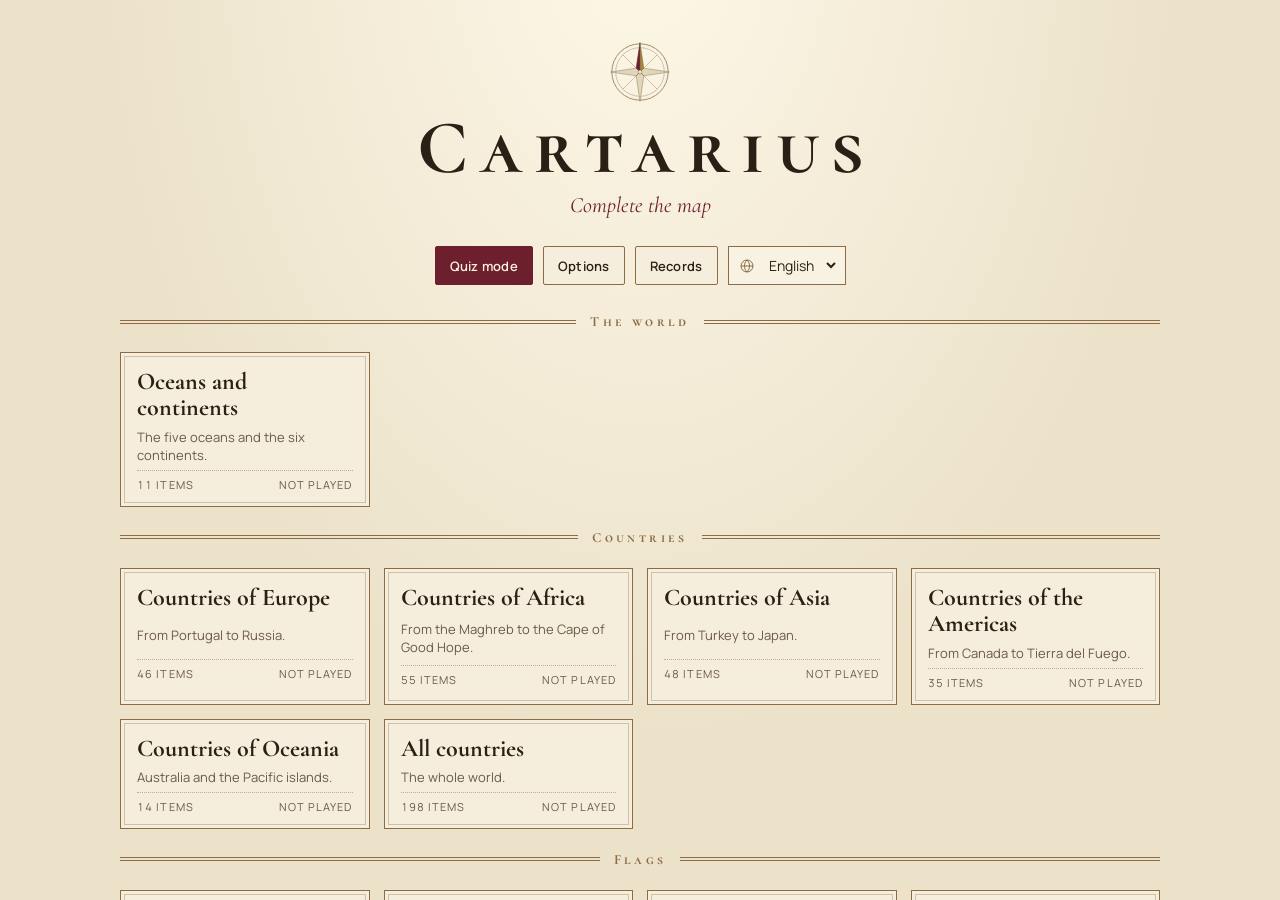
<file: index.html>
<!doctype html>
<html lang="es">
<head>
<meta charset="utf-8">
<meta name="viewport" content="width=device-width, initial-scale=1, viewport-fit=cover">
<title>Cartarius</title>
<meta name="claude:viewport-fit-sides" content="cover">
<link rel="preconnect" href="https://fonts.googleapis.com">
<link rel="preconnect" href="https://fonts.gstatic.com" crossorigin>
<link rel="stylesheet" href="https://fonts.googleapis.com/css2?family=Cormorant+Garamond:ital,wght@0,500;0,600;0,700;1,500;1,600&family=Cormorant+SC:wght@600;700&family=Manrope:wght@400;500;600;700&display=swap">
<link rel="stylesheet" href="css/cartarius.css">
</head>
<body>
<svg width="0" height="0" style="position:absolute" aria-hidden="true">
  <symbol id="compass" viewBox="-50 -50 100 100">
    <circle r="44" fill="none" stroke="#8C6C45" stroke-width="1.2"/>
    <circle r="38" fill="none" stroke="#8C6C45" stroke-width=".6"/>
    <g fill="#A8823A" stroke="#6B5A45" stroke-width=".6">
      <path d="M0-46 6-6 0 0-6-6Z"/><path d="M46 0 6 6 0 0 6-6Z" fill="#E3D6B8"/><path d="M0 46-6 6 0 0 6 6Z" fill="#E3D6B8"/><path d="M-46 0-6-6 0 0-6 6Z" fill="#E3D6B8"/>
      <path d="M0-46 0 0-6-6Z" fill="#6E1F2E"/>
    </g>
    <g fill="none" stroke="#8C6C45" stroke-width=".6"><path d="M-27-27 27 27M27-27-27 27"/></g>
    <circle r="3" fill="#F5EEDC" stroke="#6B5A45" stroke-width=".8"/>
  </symbol>
</svg>

<header class="bar">
  <button class="brand" id="home" data-i18n-title="home.title"><svg><use href="#compass"/></svg><b>Cartarius</b></button>
  <div class="cat-title" id="catTitle" data-i18n="app.sub">Completa el mapa</div>
  <div class="stats">
    <div class="stat"><small data-i18n="stat.time">Tiempo</small><span id="sTime">0:00</span></div>
    <div class="stat"><small data-i18n="stat.found">Aciertos</small><span id="sFound">0/0</span></div>
    <div class="stat err"><small data-i18n="stat.errors">Errores</small><span id="sErr">0</span></div>
  </div>
  <button class="btn" id="pauseBtn" data-i18n-title="btn.pauseTitle">Pausa</button>
  <button class="btn" id="restart" data-i18n="btn.restart">Reiniciar</button>
  <button class="btn primary" id="toMenu" data-i18n="btn.categories">Categorías</button>
</header>

<main class="stage">
  <section class="map-wrap">
    <div class="frame">
      <svg id="map" viewBox="0 0 1000 520" preserveAspectRatio="xMidYMid meet" role="img" data-i18n-aria="map.aria"></svg>
      <div class="loading" id="loading" data-i18n="loading">Desplegando la carta…</div>
      <svg class="rose" aria-hidden="true"><use href="#compass"/></svg>
      <div class="zoom">
        <button id="zIn" data-i18n-title="zoom.in" data-i18n-aria="zoom.in">+</button>
        <button id="zOut" data-i18n-title="zoom.out" data-i18n-aria="zoom.out">−</button>
        <button id="zFit" data-i18n-title="zoom.fit" data-i18n-aria="zoom.fit">⌖</button>
      </div>
      <div class="toast" id="toast"></div>
    </div>
  </section>
  <aside class="panel">
    <div class="panel-head">
      <h2><span data-i18n="panel.index">Índice</span> <span id="pCount"></span></h2>
      <div class="progress"><i id="pBar"></i></div>
      <div class="target"><small data-i18n="panel.find">Busca en el mapa</small><strong id="target">—</strong></div>
      <div class="order"><span data-i18n="panel.order">Orden</span>
        <button id="oRand" aria-pressed="true" data-i18n="order.rand">Aleatorio</button>
        <button id="oAlpha" aria-pressed="false">A–Z</button>
        <button id="skip" class="skip" data-i18n-title="skip.title" data-i18n="skip">Saltar ›</button>
      </div>
    </div>
    <ol class="list" id="list"></ol>
  </aside>
</main>

<section class="dock" id="dock" hidden>
  <div class="dock-info"><span><b id="dockCount">0</b> <span data-i18n="dock.flags">banderas</span></span><button class="btn" id="dockSkip" data-i18n-title="skip.title" data-i18n="skip">Saltar ›</button></div>
  <div class="dock-scroll" id="dockScroll"><div class="dock-row" id="dockRow"></div></div>
</section>

<section class="menu" id="menu">
  <div class="menu-inner">
    <header>
      <svg><use href="#compass"/></svg>
      <h1>Cartarius</h1>
      <div class="sub" data-i18n="app.sub">Completa el mapa</div>
    </header>
    <div class="menu-actions"><a class="btn primary" id="quizBtn" href="quiz.html" data-i18n="menu.quiz">Modo Quiz</a><button class="btn" id="optBtn" data-i18n="menu.options">Opciones</button><button class="btn" id="recBtn" data-i18n="menu.records">Récords</button><label class="lang-sel"><svg viewBox="0 0 24 24" aria-hidden="true"><circle cx="12" cy="12" r="9"/><path d="M3 12h18M12 3c2.6 2.6 3.8 5.6 3.8 9s-1.2 6.4-3.8 9c-2.6-2.6-3.8-5.6-3.8-9S9.4 5.6 12 3Z"/></svg><select id="langSel" data-i18n-aria="lang.label"></select></label></div>
    <div id="cards" class="groups"></div>
    <div class="rule" data-i18n="menu.soon">Próximamente</div>
    <div class="cards" id="soon"></div>
  </div>
</section>

<div class="modal" id="modal" hidden>
  <div class="modal-box">
    <svg style="width:56px;height:56px;justify-self:center"><use href="#compass"/></svg>
    <h2 data-i18n="end.title">Carta completa</h2>
    <div class="grid">
      <div><b id="mTime">0:00</b><small data-i18n="stat.time">Tiempo</small></div>
      <div><b id="mErr">0</b><small data-i18n="stat.errors">Errores</small></div>
      <div><b id="mAcc">100%</b><small data-i18n="end.accuracy">Precisión</small></div>
    </div>
    <p id="mRecord"></p>
    <div class="name-row" id="mSaveRow"><input id="mName" maxlength="24" data-i18n-ph="end.namePh" data-i18n-aria="end.nameAria" autocomplete="nickname"><button class="btn primary" id="mSave" data-i18n="end.save">Guardar</button></div>
    <p class="note" id="mSaved" hidden></p>
    <table class="rank" id="mTable"></table>
    <div class="actions"><button class="btn" id="mAgain" data-i18n="end.again">Repetir</button><button class="btn primary" id="mMenu" data-i18n="end.other">Otra categoría</button></div>
  </div>
</div>
<div class="pause" id="pause" hidden>
  <div class="modal-box">
    <h2 data-i18n="pause.title">En pausa</h2>
    <div class="big" id="pTime">0:00</div>
    <div class="sub" id="pProg"></div>
    <div class="actions"><button class="btn primary" id="pResume" data-i18n="btn.resume">Continuar</button><button class="btn" id="pOpts" data-i18n="menu.options">Opciones</button><button class="btn" id="pExit" data-i18n="pause.exit">Guardar y salir al menú</button></div>
  </div>
</div>

<div class="modal dlg" id="resumeDlg" hidden>
  <div class="modal-box" style="text-align:center">
    <h2 data-i18n="resume.title">Partida a medias</h2>
    <p data-i18n="resume.q">¿Quieres continuar donde lo dejaste?</p>
    <div class="sub" id="rInfo" style="font-size:13px;color:var(--ink-soft)"></div>
    <div class="actions"><button class="btn primary" id="rYes" data-i18n="resume.yes">Continuar</button><button class="btn" id="rNo" data-i18n="resume.no">Empezar de nuevo</button><button class="btn" id="rCancel" data-i18n="cancel">Cancelar</button></div>
  </div>
</div>

<div class="modal dlg" id="exitDlg" hidden>
  <div class="modal-box" style="text-align:center">
    <h2 data-i18n="exit.title">Salir</h2>
    <p data-i18n="exit.q">¿Salir de la partida? (se guardará el progreso)</p>
    <div class="actions"><button class="btn primary" id="xYes" data-i18n="exit.yes">Salir</button><button class="btn" id="xNo" data-i18n="exit.no">Seguir jugando</button></div>
  </div>
</div>

<div class="modal dlg" id="optionsDlg" hidden>
  <div class="modal-box">
    <h2 data-i18n="opt.title">Opciones</h2>
    <div class="opt-group">
      <h3 data-i18n="opt.lang">Idioma</h3>
      <div class="opt" style="grid-template-columns:1fr auto;align-items:center"><label for="oPlace" data-i18n="opt.placeLang">Nombres de lugares</label><select id="oPlace"></select>
        <div class="help" style="grid-column:1/-1" data-i18n="opt.placeLang.help"></div></div>
    </div>
    <div class="opt-group">
      <h3 data-i18n="opt.aids">Ayudas</h3>
      <div class="opt"><input type="checkbox" id="oShow"><label for="oShow" data-i18n="opt.show">Mostrar país pulsado</label>
        <div class="help" data-i18n="opt.show.help"></div></div>
      <div class="opt"><input type="checkbox" id="oHints"><label for="oHints"><span data-i18n="opt.hints.pre">Activar pistas después de</span> <input type="number" id="oHintN" min="1" max="20" value="3"> <span data-i18n="opt.hints.post">errores</span></label>
        <div class="help" data-i18n="opt.hints.help"></div></div>
      <div class="help" style="font-size:12px;color:var(--ink-soft)" data-i18n="opt.aided"></div>
    </div>
    <div class="opt-group">
      <h3 data-i18n="opt.map">Mapa</h3>
      <div class="opt" style="grid-template-columns:1fr auto;align-items:center"><label for="oMarker" data-i18n="opt.marker">Tamaño de los puntos de países pequeños</label><select id="oMarker"><option value="1">1x</option><option value="1.5">1,5x</option><option value="2">2x</option><option value="2.5">2,5x</option><option value="3">3x</option><option value="3.5">3,5x</option><option value="4">4x</option><option value="4.5">4,5x</option><option value="5">5x</option></select>
        <div class="help" style="grid-column:1/-1" data-i18n="opt.marker.help"></div></div>
    </div>
    <div class="opt-group">
      <h3 data-i18n="opt.ask">Qué se pregunta</h3>
      <div class="opt"><input type="checkbox" id="oLimited"><label for="oLimited" data-i18n="opt.limited">Estados de reconocimiento limitado</label>
        <div class="help"><span id="oLimitedList"></span></div></div>
      <div class="opt"><input type="checkbox" id="oTerr"><label for="oTerr"><span data-i18n="opt.terr">Territorios dependientes</span> (<span id="oTerrN"></span>)</label>
        <div class="help"><details><summary data-i18n="opt.seeList">Ver lista</summary><span id="oTerrList"></span></details></div></div>
      <div class="help" style="font-size:12px;color:var(--ink-soft)" data-i18n="opt.ask.note"></div>
    </div>
    <div class="opt-group">
      <h3 data-i18n="opt.data">Datos</h3>
      <div><button class="btn" id="oWipe">Borrar récords y partidas</button></div>
    </div>
    <div class="actions"><button class="btn primary" id="optClose" data-i18n="done">Hecho</button></div>
  </div>
</div>

<div class="modal dlg" id="recordsDlg" hidden>
  <div class="modal-box">
    <h2 data-i18n="rec.title">Récords</h2>
    <div class="tabs" id="recTabs"></div>
    <table class="rank" id="recTable"></table>
    <div class="help" style="font-size:12px;color:var(--ink-soft)" data-i18n="rec.note"></div>
    <div class="actions"><button class="btn primary" id="recClose" data-i18n="close">Cerrar</button></div>
  </div>
</div>
<div class="tip" id="tip" hidden></div>

<script src="js/vendor/d3.min.js"></script>
<script src="data/world.js"></script>
<script src="data/countries.js"></script>
<script src="data/features.js"></script>
<script src="js/i18n.js"></script>
<script src="js/geo.js"></script>
<script src="js/app.js"></script>
</body>
</html>
</file>
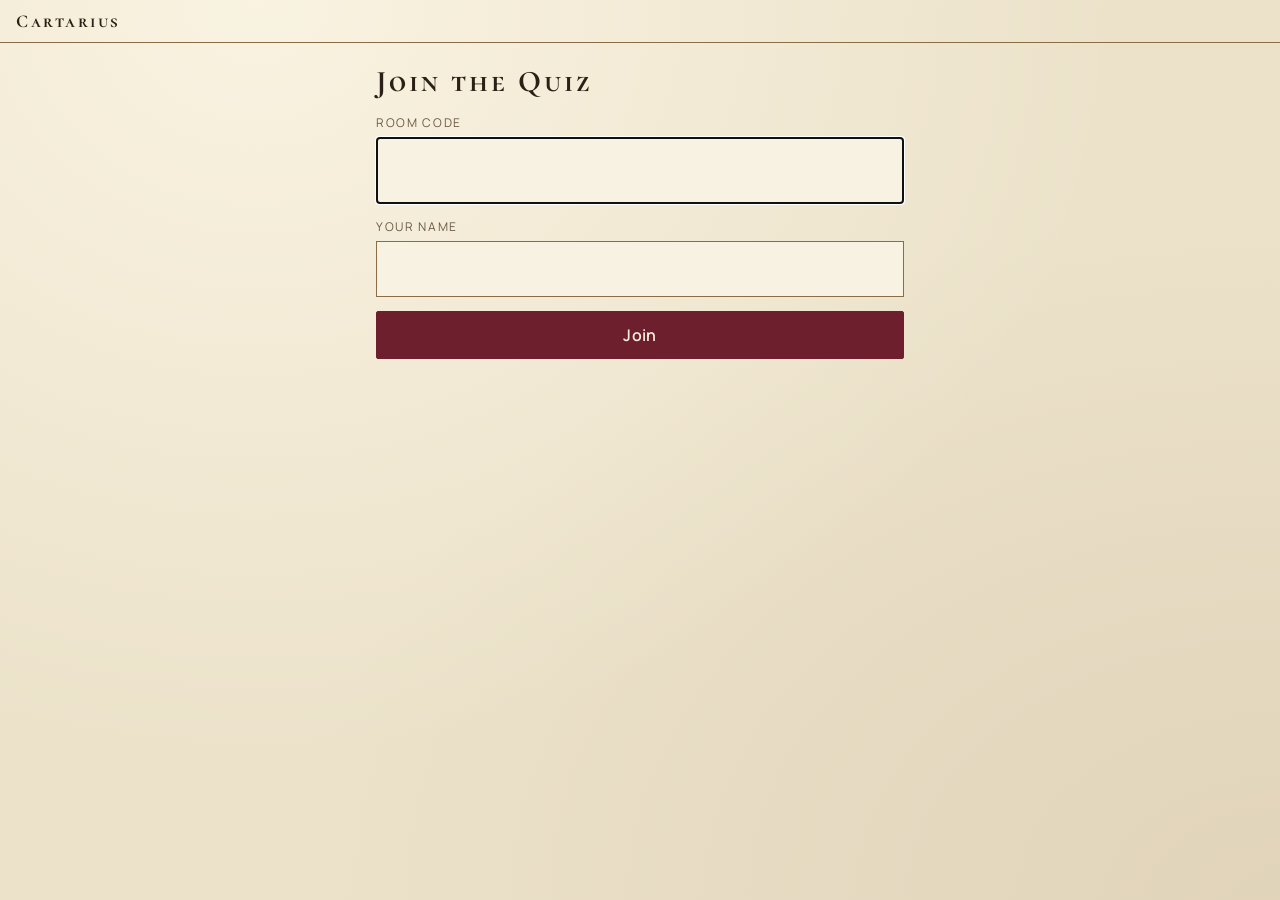
<file: play.html>
<!doctype html>
<html lang="es">
<head>
<meta charset="utf-8">
<meta name="viewport" content="width=device-width, initial-scale=1, viewport-fit=cover">
<meta name="theme-color" content="#ECE2CA">
<title>Cartarius · Quiz</title>
<link rel="preconnect" href="https://fonts.googleapis.com">
<link rel="preconnect" href="https://fonts.gstatic.com" crossorigin>
<link rel="stylesheet" href="https://fonts.googleapis.com/css2?family=Cormorant+Garamond:ital,wght@0,500;0,600;0,700;1,500;1,600&family=Cormorant+SC:wght@600;700&family=Manrope:wght@400;500;600;700;800&display=swap">
<link rel="stylesheet" href="css/cartarius.css">
<link rel="stylesheet" href="css/quiz.css">
</head>
<body class="quiz phone">
<header class="p-head"><b>Cartarius</b><span id="hName"></span><span id="hScore"></span></header>

<!-- Unirse -->
<main class="p-screen" id="join">
  <h1 data-i18n="play.title">Unirse al Quiz</h1>
  <label class="p-field"><span data-i18n="play.code">Código de sala</span><input id="jCode" maxlength="4" autocomplete="off" autocapitalize="characters" spellcheck="false" inputmode="text"></label>
  <label class="p-field"><span data-i18n="play.name">Tu nombre</span><input id="jName" maxlength="24" autocomplete="nickname"></label>
  <p class="q-err" id="jErr" hidden></p>
  <button class="btn primary big" id="jBtn" data-i18n="play.join">Entrar</button>
</main>

<!-- Esperando -->
<main class="p-screen center" id="wait" hidden>
  <h1 id="wHello"></h1>
  <p data-i18n="play.wait">Mira la pantalla: la partida empezará enseguida.</p>
</main>

<!-- Pregunta -->
<main class="p-screen" id="question" hidden>
  <div class="q-top"><span class="q-progress" id="pProg"></span></div>
  <div class="q-timer"><i id="pTimer"></i></div>
  <p class="p-q" id="pText"></p>
  <div class="p-options" id="pOptions"></div>
  <p class="p-status" id="pStatus" hidden></p>
</main>

<!-- Resultado de la pregunta -->
<main class="p-screen center" id="result" hidden>
  <div class="p-verdict" id="rVerdict"></div>
  <p class="p-was" id="rWas"></p>
  <p class="p-total" id="rTotal"></p>
  <p class="p-next" id="rNext"></p>
</main>

<!-- Final -->
<main class="p-screen center" id="end" hidden>
  <h1 data-i18n="play.end">Fin de la partida</h1>
  <div class="p-pos" id="ePos"></div>
  <p id="eHits"></p>
</main>

<script src="js/vendor/firebase/firebase-app-compat.js"></script>
<script src="js/vendor/firebase/firebase-auth-compat.js"></script>
<script src="js/vendor/firebase/firebase-database-compat.js"></script>
<script src="js/firebase-config.js"></script>
<script src="js/i18n.js"></script>
<script src="js/net.js"></script>
<script src="js/quiz-play.js"></script>
</body>
</html>
</file>
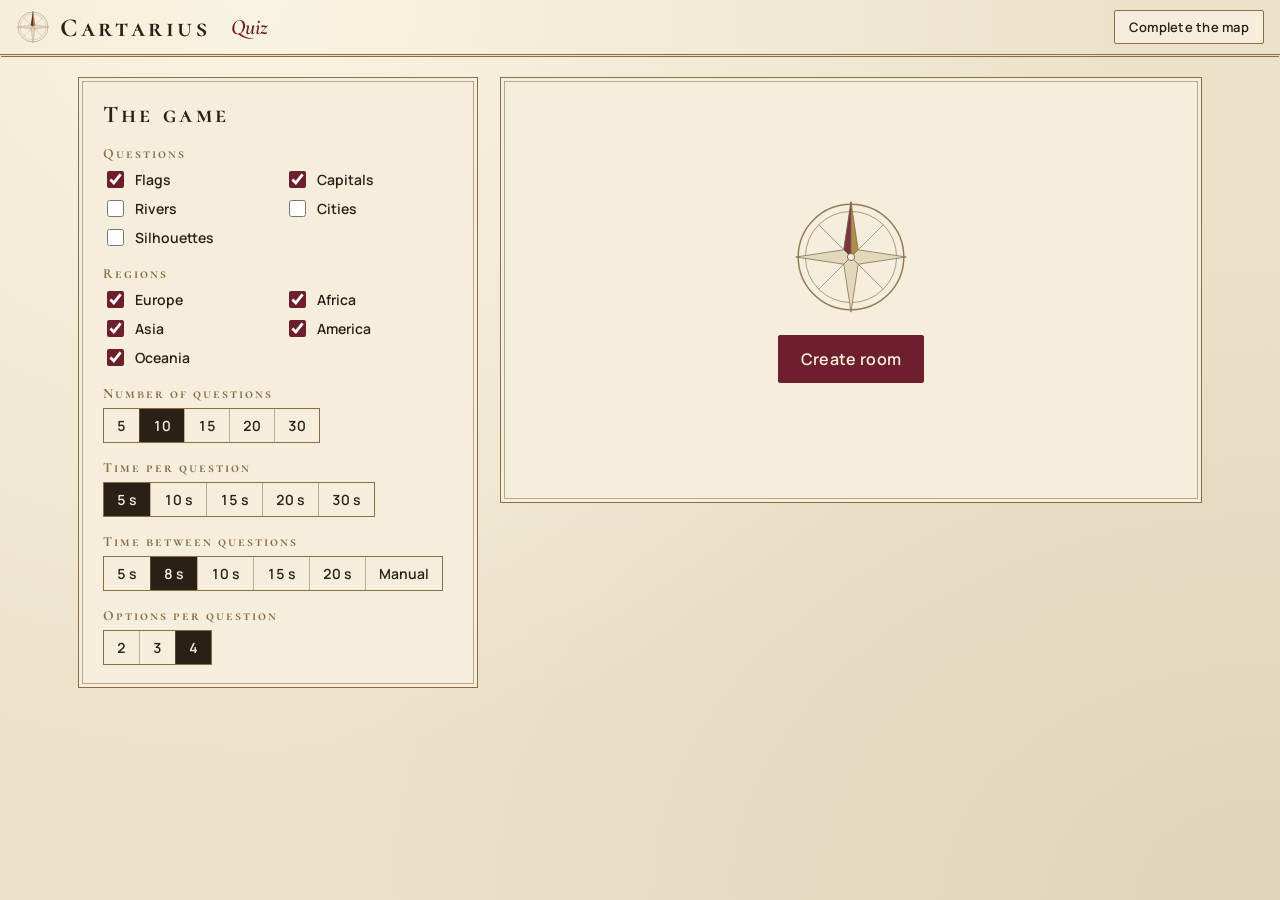
<file: quiz.html>
<!doctype html>
<html lang="es">
<head>
<meta charset="utf-8">
<meta name="viewport" content="width=device-width, initial-scale=1, viewport-fit=cover">
<title>Cartarius · Quiz</title>
<link rel="preconnect" href="https://fonts.googleapis.com">
<link rel="preconnect" href="https://fonts.gstatic.com" crossorigin>
<link rel="stylesheet" href="https://fonts.googleapis.com/css2?family=Cormorant+Garamond:ital,wght@0,500;0,600;0,700;1,500;1,600&family=Cormorant+SC:wght@600;700&family=Manrope:wght@400;500;600;700;800&display=swap">
<link rel="stylesheet" href="css/cartarius.css">
<link rel="stylesheet" href="css/quiz.css">
</head>
<body class="quiz host">
<svg width="0" height="0" style="position:absolute" aria-hidden="true">
  <symbol id="compass" viewBox="-50 -50 100 100">
    <circle r="44" fill="none" stroke="#8C6C45" stroke-width="1.2"/>
    <circle r="38" fill="none" stroke="#8C6C45" stroke-width=".6"/>
    <g fill="#A8823A" stroke="#6B5A45" stroke-width=".6">
      <path d="M0-46 6-6 0 0-6-6Z"/><path d="M46 0 6 6 0 0 6-6Z" fill="#E3D6B8"/><path d="M0 46-6 6 0 0 6 6Z" fill="#E3D6B8"/><path d="M-46 0-6-6 0 0-6 6Z" fill="#E3D6B8"/>
      <path d="M0-46 0 0-6-6Z" fill="#6E1F2E"/>
    </g>
    <g fill="none" stroke="#8C6C45" stroke-width=".6"><path d="M-27-27 27 27M27-27-27 27"/></g>
    <circle r="3" fill="#F5EEDC" stroke="#6B5A45" stroke-width=".8"/>
  </symbol>
</svg>
<header class="bar">
  <a class="brand" href="index.html"><svg><use href="#compass"/></svg><b>Cartarius</b></a>
  <div class="cat-title" data-i18n="quiz.title">Quiz</div>
  <div class="bar-code" id="barCode" hidden><small data-i18n="quiz.room">Sala</small><b id="barCodeVal"></b></div>
  <a class="btn" href="index.html" id="backBtn" data-i18n="quiz.back">Completa el mapa</a>
</header>

<!-- Preparación: ajustes + sala -->
<main class="q-setup" id="setup">
  <section class="q-card">
    <h2 data-i18n="quiz.setup">La partida</h2>
    <div class="q-field">
      <h3 data-i18n="quiz.types">Preguntas</h3>
      <div class="q-checks" id="sTypes">
        <label><input type="checkbox" value="flag" checked> <span data-i18n="qt.flag">Banderas</span></label>
        <label><input type="checkbox" value="capital" checked> <span data-i18n="qt.capital">Capitales</span></label>
        <label><input type="checkbox" value="river"> <span data-i18n="qt.river">Ríos</span></label>
        <label><input type="checkbox" value="city"> <span data-i18n="qt.city">Ciudades</span></label>
        <label><input type="checkbox" value="shape"> <span data-i18n="qt.shape">Siluetas</span></label>
      </div>
    </div>
    <div class="q-field"><h3 data-i18n="quiz.region">Regiones</h3><div class="q-checks" id="sRegions"></div></div>
    <div class="q-field"><h3 data-i18n="quiz.count">Número de preguntas</h3><div class="seg" id="sCount" data-values="5,10,15,20,30"></div></div>
    <div class="q-field"><h3 data-i18n="quiz.time">Tiempo por pregunta</h3><div class="seg" id="sTime" data-values="5,10,15,20,30"></div></div>
    <div class="q-field"><h3 data-i18n="quiz.gap">Tiempo entre preguntas</h3><div class="seg" id="sGap" data-values="5,8,10,15,20,0"></div></div>
    <div class="q-field"><h3 data-i18n="quiz.options">Opciones por pregunta</h3><div class="seg" id="sOpts" data-values="2,3,4"></div></div>
    <p class="q-err" id="sErr" hidden></p>
  </section>

  <section class="q-card q-room" id="roomCard">
    <div id="roomEmpty" class="q-room-empty">
      <svg class="q-compass"><use href="#compass"/></svg>
      <button class="btn primary big" id="createBtn" data-i18n="quiz.create">Crear sala</button>
      <p class="q-note" id="roomMsg" hidden></p>
      <p class="q-err" id="createErr" hidden></p>
    </div>
    <div id="roomOpen" hidden>
      <div class="q-join">
        <div class="q-join-text">
          <small data-i18n="quiz.joinAt">Entra desde el móvil en</small>
          <div class="q-url" id="joinUrl"></div>
          <small data-i18n="quiz.room">Sala</small>
          <div class="q-code" id="roomCode">····</div>
        </div>
        <div class="q-qr" id="qr" role="img"></div>
      </div>
      <p class="q-note" id="localNote" hidden></p>
      <h3><span data-i18n="quiz.players">Jugadores</span> <span class="q-count" id="pCount">0</span></h3>
      <ul class="q-players" id="players"></ul>
      <button class="btn primary big" id="startBtn" disabled data-i18n="quiz.start">Empezar partida</button>
      <h3 data-i18n="quiz.history">Historial</h3>
      <ul class="q-history" id="history"></ul>
      <button class="btn link" id="newRoomBtn" data-i18n="quiz.newRoom">Nueva sala</button>
    </div>
  </section>
</main>

<!-- Pregunta y respuesta -->
<main class="q-play" id="play" hidden>
  <div class="q-top">
    <span class="q-progress" id="qProg"></span>
    <span class="q-answered" id="qAnswered"></span>
    <b class="q-clock" id="qClock" aria-live="off"></b>
    <button class="btn q-pause" id="pauseBtn" title="P"><span aria-hidden="true">❚❚</span> <span data-i18n="quiz.pause">Pausa</span></button>
  </div>
  <div class="q-timer"><i id="qTimer"></i></div>
  <h1 class="q-text" id="qText"></h1>
  <div class="q-prompt" id="qPrompt"></div>
  <ol class="q-options" id="qOptions"></ol>
  <div class="q-reveal" id="qReveal" hidden>
    <div class="q-hits" id="qHits"></div>
    <div class="q-mini"><h3 data-i18n="quiz.top">Clasificación</h3><ol id="qTop"></ol></div>
    <div class="q-next"><span id="qNextIn"></span><button class="btn primary big" id="nextBtn" data-i18n="quiz.next">Siguiente ›</button></div>
  </div>
  <div class="q-paused" id="paused" hidden>
    <div class="q-card">
      <h2 data-i18n="quiz.paused">Partida en pausa</h2>
      <p class="q-note" data-i18n="quiz.pausedNote"></p>
      <div class="actions"><button class="btn primary big" id="resumeBtn" data-i18n="quiz.resume">Continuar</button><button class="btn big" id="stopBtn" data-i18n="quiz.stop">Terminar partida</button></div>
    </div>
  </div>
</main>

<!-- Final -->
<main class="q-final" id="final" hidden>
  <h1 data-i18n="quiz.final">Resultados</h1>
  <div class="q-stats" id="fStats"></div>
  <table class="rank q-rank" id="fTable"></table>
  <div class="actions"><button class="btn primary big" id="againBtn" data-i18n="quiz.again">Otra partida</button></div>
</main>

<script src="js/vendor/d3.min.js"></script>
<script src="data/world.js"></script>
<script src="data/countries.js"></script>
<script src="data/features.js"></script>
<script src="js/vendor/qrcode.js"></script>
<script src="js/vendor/firebase/firebase-app-compat.js"></script>
<script src="js/vendor/firebase/firebase-auth-compat.js"></script>
<script src="js/vendor/firebase/firebase-database-compat.js"></script>
<script src="js/firebase-config.js"></script>
<script src="js/i18n.js"></script>
<script src="js/geo.js"></script>
<script src="js/net.js"></script>
<script src="js/quiz-questions.js"></script>
<script src="js/quiz-host.js"></script>
</body>
</html>
</file>
<file: css/cartarius.css>
/* Concepto: carta náutica sobre pergamino. Barra superior tipo cartela, mapa enmarcado con doble filete, índice a la derecha. */
:root {
  --paper: #ECE2CA;        /* fondo general, pergamino */
  --paper-2: #E3D6B8;      /* panel lateral */
  --paper-3: #F5EEDC;      /* tarjetas y elementos claros */
  --sea: #C7D3CC;          /* mar sin pintar */
  --land: #F8F2E3;         /* tierra sin pintar */
  --land-off: #E6DCC4;     /* tierra fuera de la categoría */
  --ink: #2A2016;          /* texto */
  --ink-soft: #6B5A45;     /* texto secundario */
  --sepia: #8C6C45;        /* fronteras y filetes */
  --gold: #A8823A;         /* ornamento */
  --royal: #6E1F2E;        /* acento: selección (granate real) */
  --royal-ink: #F8F0DD;
  --ok: #556B3B;
  --err: #A3392B;
  --font-display: "Cormorant Garamond", "Cormorant", Garamond, "Times New Roman", serif;
  --font-sc: "Cormorant SC", "Cormorant Garamond", Garamond, serif;
  --font-ui: "Manrope", system-ui, -apple-system, "Segoe UI", sans-serif;
  color-scheme: light;
}
* { box-sizing: border-box; }
[hidden] { display: none !important; }
html, body { height: 100%; }
body {
  margin: 0; background: var(--paper); color: var(--ink); font-family: var(--font-ui); font-size: 14px;
  background-image: radial-gradient(ellipse at 20% 0%, rgba(255,250,235,.7), transparent 60%), radial-gradient(ellipse at 100% 100%, rgba(140,108,69,.12), transparent 55%);
  display: flex; flex-direction: column; overflow: hidden;
}
button { font: inherit; color: inherit; cursor: pointer; }
input, select, textarea { color: var(--ink); background-color: var(--land); }
input::placeholder { color: var(--ink-soft); opacity: 1; }
button:focus-visible, [tabindex]:focus-visible { outline: 2px solid var(--royal); outline-offset: 2px; }

/* ---------- Barra superior ---------- */
.bar {
  display: flex; align-items: center; gap: 20px; flex-wrap: wrap;
  padding-block: 10px; padding-left: max(16px, env(safe-area-inset-left, 0px)); padding-right: max(16px, env(safe-area-inset-right, 0px));
  border-bottom: 1px solid var(--sepia); box-shadow: 0 2px 0 -1px var(--paper), 0 3px 0 -1px var(--sepia);
}
.brand { display: flex; align-items: center; gap: 10px; background: none; border: 0; padding: 0; }
.brand svg { width: 34px; height: 34px; }
.brand b { font-family: var(--font-sc); font-size: 26px; letter-spacing: .14em; font-weight: 700; color: var(--ink); }
.bar .cat-title { font-family: var(--font-display); font-style: italic; font-size: 22px; font-weight: 600; color: var(--royal); flex: 1; min-width: 0; white-space: nowrap; overflow: hidden; text-overflow: ellipsis; }
.stats { display: flex; gap: 18px; align-items: baseline; }
.stat { display: flex; flex-direction: column; align-items: flex-end; line-height: 1.1; }
.stat small { font-size: 10px; letter-spacing: .14em; text-transform: uppercase; color: var(--ink-soft); }
.stat span { font-family: var(--font-display); font-size: 22px; font-weight: 700; font-variant-numeric: tabular-nums lining-nums; }
.stat.err span { color: var(--err); }
.btn {
  border: 1px solid var(--sepia); background: var(--paper-3); padding: 7px 14px; border-radius: 2px;
  font-weight: 600; font-size: 13px; letter-spacing: .02em;
}
.btn:hover { background: var(--land); border-color: var(--royal); }
.btn.primary { background: var(--royal); color: var(--royal-ink); border-color: var(--royal); }
.btn.primary:hover { background: #57172A; }
a.btn { text-decoration: none; display: inline-flex; align-items: center; color: inherit; }
a.btn.primary { color: var(--royal-ink); }

/* ---------- Escenario ---------- */
.stage { flex: 1; min-height: 0; display: flex; gap: 0; }
.map-wrap { flex: 1; min-width: 0; position: relative; padding: 14px; }
.frame {
  position: relative; height: 100%; border: 1px solid var(--sepia); padding: 5px; background: var(--paper-3);
  box-shadow: inset 0 0 0 4px var(--paper-3), inset 0 0 0 5px var(--sepia);
}
#map { display: block; width: 100%; height: 100%; background: var(--sea); cursor: default; user-select: none; }
#map.grabbing, #map.grabbing * { cursor: grabbing !important; }
#map .sphere { fill: var(--sea); }
#map .grat { fill: none; stroke: #9FB0A8; stroke-width: .5; stroke-opacity: .55; vector-effect: non-scaling-stroke; pointer-events: none; }
#map .ocean { fill: transparent; stroke: none; transition: fill .5s; }
#map.mode-continents .ocean { cursor: pointer; }
#map.mode-countries .ocean { pointer-events: none; }
#map .land { fill: var(--land); stroke: var(--sepia); stroke-width: .6; stroke-linejoin: round; vector-effect: non-scaling-stroke; transition: fill .45s; }
#map .land.off { fill: var(--land-off); stroke-opacity: .6; }
#map .land.play { cursor: pointer; }
#map .land.play:hover:not(.painted) { fill: #FFF9EA; }
#map .land.painted, #map .ocean.painted { cursor: default; }
#map .wrong { animation: wrong .7s ease-out; }
@keyframes wrong { 0%, 40% { fill: var(--err); } 100% { } }
#map .hint { animation: hint 1.1s ease-in-out infinite; }
@keyframes hint { 50% { fill: #E9C46A; } }
#map .marker { fill: var(--land); stroke: var(--sepia); stroke-width: .8; vector-effect: non-scaling-stroke; cursor: pointer; }
#map .marker:hover { fill: #FFF9EA; stroke: var(--royal); }
#map .label { font-family: var(--font-display); font-style: italic; font-weight: 600; fill: var(--ink); text-anchor: middle; pointer-events: none; paint-order: stroke; stroke: rgba(248,242,227,.75); stroke-width: 3px; letter-spacing: .06em; }
.menu-actions .lang-sel { display: inline-flex; align-items: center; gap: 6px; border: 1px solid var(--sepia); padding: 0 6px 0 10px; background: var(--land); }
.menu-actions .lang-sel svg { width: 16px; height: 16px; fill: none; stroke: var(--sepia); stroke-width: 1.5; }
.menu-actions .lang-sel select { border: 0; background: transparent; font: inherit; font-size: 14px; padding: 8px 4px; color: var(--ink); cursor: pointer; }
#map.mode-features .land.off { fill: var(--land); stroke-opacity: 1; }
#map.mode-features .ocean { pointer-events: none; }
#map .river { fill: none; stroke: #5E8BA0; stroke-width: 1.3; stroke-linecap: round; stroke-linejoin: round; vector-effect: non-scaling-stroke; pointer-events: none; transition: stroke .3s; }
#map .river-hit { fill: none; stroke: transparent; stroke-width: 11; vector-effect: non-scaling-stroke; cursor: pointer; pointer-events: stroke; }
#map .rv:hover .river:not(.painted) { stroke: #2F6B86; stroke-width: 2.4; }
#map .river.painted { stroke: #1F5672; stroke-width: 2.6; }
#map .river.wrong { animation: rwrong .7s ease-out; }
@keyframes rwrong { 0%, 40% { stroke: var(--err); stroke-width: 3.5; } 100% { } }
#map .river.hint { animation: rhint 1.1s ease-in-out infinite; }
@keyframes rhint { 50% { stroke: #E9C46A; stroke-width: 4; } }
#map .label.river-label { fill: #1F5672; letter-spacing: .04em; }
#map .cityg .hit { fill: transparent; cursor: pointer; }
#map .cityg .dot { fill: var(--land); stroke: var(--sepia); stroke-width: .8; vector-effect: non-scaling-stroke; pointer-events: none; }
#map .cityg:hover .dot { fill: #FFF9EA; stroke: var(--royal); }
#map .cityg.painted .dot { fill: var(--royal); stroke: #FFF9EA; }
#map .cityg.painted .hit { cursor: default; }
#map .cityg text { display: none; font-family: var(--font-display); font-style: italic; font-weight: 600; font-size: 12px; fill: var(--ink); paint-order: stroke; stroke: rgba(248,242,227,.85); stroke-width: 3px; pointer-events: none; }
#map .cityg.painted text { display: block; }
#map.caps-far .cityg.painted text { display: none; }
#map .cityg .dot.wrong { animation: cwrong .7s ease-out; }
@keyframes cwrong { 0%, 40% { fill: var(--err); } 100% { } }
#map .cityg .dot.hint { animation: chint 1.1s ease-in-out infinite; }
@keyframes chint { 50% { fill: #E9C46A; } }
#map .caps { pointer-events: none; }
#map .cap circle { fill: #FFF9EA; stroke: var(--royal); stroke-width: 1.4; }
#map .cap path { fill: var(--royal); }
#map .cap text { font-family: var(--font-display); font-style: italic; font-weight: 600; font-size: 12px; fill: var(--ink); paint-order: stroke; stroke: rgba(248,242,227,.85); stroke-width: 3px; }
#map.caps-far .cap text { display: none; }
#map.caps-far .cap { opacity: .9; }
#map .label.sea { fill: #2F4A4E; stroke: rgba(199,211,204,.7); letter-spacing: .3em; }
.zoom { position: absolute; right: 30px; bottom: 30px; display: flex; flex-direction: column; border: 1px solid var(--sepia); background: var(--paper-3); }
.zoom button { width: 34px; height: 34px; border: 0; background: none; font-size: 18px; font-weight: 600; }
.zoom button + button { border-top: 1px solid var(--sepia); }
.zoom button:hover { background: var(--land); color: var(--royal); }
.rose { position: absolute; left: 28px; bottom: 26px; width: 74px; height: 74px; pointer-events: none; opacity: .8; }
.toast {
  position: absolute; left: 50%; top: 28px; transform: translateX(-50%); background: var(--ink); color: var(--paper-3);
  padding: 8px 16px; font-weight: 600; font-size: 13px; border-radius: 2px; pointer-events: none; opacity: 0; transition: opacity .25s; white-space: nowrap;
}
.toast.show { opacity: .94; }
.toast.ok { background: var(--ok); }
.toast.bad { background: var(--err); }
.tip { position: fixed; pointer-events: none; background: var(--paper-3); border: 1px solid var(--sepia); padding: 4px 9px; font-family: var(--font-display); font-weight: 600; font-size: 16px; font-style: italic; z-index: 20; }

/* ---------- Panel lateral (índice) ---------- */
.panel { width: 320px; flex: none; display: flex; flex-direction: column; background: var(--paper-2); border-left: 1px solid var(--sepia); min-height: 0; }
.panel-head { padding: 16px 18px 12px; border-bottom: 1px solid rgba(140,108,69,.4); display: grid; gap: 10px; }
.panel-head h2 { margin: 0; font-family: var(--font-sc); font-size: 15px; letter-spacing: .2em; font-weight: 700; color: var(--ink-soft); display: flex; justify-content: space-between; align-items: baseline; }
.panel-head h2 span { font-family: var(--font-ui); font-size: 12px; letter-spacing: 0; color: var(--ink-soft); font-variant-numeric: tabular-nums; }
.progress { height: 4px; background: rgba(140,108,69,.2); }
.progress i { display: block; height: 100%; width: 0; background: var(--gold); transition: width .4s; }
.target { background: var(--royal); color: var(--royal-ink); padding: 10px 12px; display: grid; gap: 2px; }
.target small { font-size: 10px; letter-spacing: .16em; text-transform: uppercase; opacity: .75; }
.target strong { font-family: var(--font-display); font-size: 24px; font-weight: 700; line-height: 1.1; text-wrap: balance; }
.order { display: flex; gap: 6px; align-items: center; font-size: 12px; color: var(--ink-soft); }
.order button { border: 1px solid rgba(140,108,69,.5); background: transparent; padding: 3px 9px; font-size: 12px; border-radius: 2px; }
.order button[aria-pressed="true"] { background: var(--ink); color: var(--paper-3); border-color: var(--ink); }
.order .skip { margin-left: auto; }
.list { list-style: none; margin: 0; padding: 6px 0 16px; overflow-y: auto; flex: 1; min-height: 0; }
.list li button {
  width: 100%; text-align: left; border: 0; background: none; padding: 7px 18px; display: flex; gap: 10px; align-items: baseline;
  font-family: var(--font-display); font-size: 18px; font-weight: 600; line-height: 1.2;
}
.list li button:hover { background: rgba(255,250,235,.55); }
.list li button em { font-style: normal; font-family: var(--font-ui); font-size: 11px; color: var(--ink-soft); min-width: 20px; font-variant-numeric: tabular-nums; }
.list li button[aria-current="true"] { background: var(--paper-3); color: var(--royal); box-shadow: inset 3px 0 0 var(--royal); }
.list li.hinted button::after { content: var(--hint-label, "pista"); font-family: var(--font-ui); font-size: 10px; letter-spacing: .1em; text-transform: uppercase; color: var(--gold); margin-left: auto; }
.list li.gone { animation: gone .35s ease-in forwards; }
@keyframes gone { to { opacity: 0; transform: translateX(30px); } }

/* ---------- Menú de categorías ---------- */
.menu {
  position: fixed; inset: 0; z-index: 30; overflow-y: auto; background: var(--paper);
  background-image: radial-gradient(ellipse at 50% -10%, rgba(255,250,235,.9), transparent 60%);
  padding-block: 40px 60px; padding-left: max(16px, env(safe-area-inset-left, 0px)); padding-right: max(16px, env(safe-area-inset-right, 0px));
}
.menu-inner { max-width: 1040px; margin: 0 auto; display: grid; gap: 28px; }
.menu header { text-align: center; display: grid; gap: 6px; justify-items: center; }
.menu header svg { width: 64px; height: 64px; }
.menu h1 { margin: 0; font-family: var(--font-sc); font-size: clamp(44px, 8vw, 76px); letter-spacing: .16em; font-weight: 700; line-height: 1; padding-left: .16em; }
.menu .sub { font-family: var(--font-display); font-style: italic; font-size: 22px; color: var(--royal); }
.rule { display: flex; align-items: center; gap: 14px; color: var(--sepia); font-family: var(--font-sc); letter-spacing: .24em; font-size: 14px; font-weight: 700; }
.rule::before, .rule::after { content: ""; flex: 1; height: 0; border-top: 1px solid var(--sepia); border-bottom: 1px solid var(--sepia); padding-top: 2px; }
.cards { display: grid; grid-template-columns: repeat(auto-fill, minmax(230px, 1fr)); gap: 14px; }
.card {
  text-align: left; background: var(--paper-3); border: 1px solid var(--sepia); padding: 16px 16px 14px; display: grid; gap: 6px; position: relative;
  box-shadow: inset 0 0 0 3px var(--paper-3), inset 0 0 0 4px rgba(140,108,69,.35); transition: transform .15s, box-shadow .15s;
}
.card:hover { transform: translateY(-2px); box-shadow: inset 0 0 0 3px var(--paper-3), inset 0 0 0 4px var(--royal), 0 6px 14px rgba(70,50,25,.12); }
.card h3 { margin: 0; font-family: var(--font-display); font-size: 24px; font-weight: 700; line-height: 1.1; }
.card p { margin: 0; color: var(--ink-soft); font-size: 13px; }
.card .meta { display: flex; justify-content: space-between; font-size: 11px; letter-spacing: .1em; text-transform: uppercase; color: var(--ink-soft); padding-top: 6px; border-top: 1px dotted rgba(140,108,69,.5); font-variant-numeric: tabular-nums; }
.card .meta b { color: var(--royal); letter-spacing: .04em; }
.card.soon { opacity: .55; cursor: default; box-shadow: none; border-style: dashed; }
.card.soon:hover { transform: none; }

/* ---------- Diálogo final ---------- */
.modal { position: fixed; inset: 0; z-index: 40; background: rgba(42,32,22,.45); display: grid; place-items: center; padding: 16px; }
.modal-box { background: var(--paper-3); border: 1px solid var(--sepia); box-shadow: inset 0 0 0 5px var(--paper-3), inset 0 0 0 6px var(--sepia), 0 20px 50px rgba(30,20,10,.35); padding: 30px 32px; max-width: 420px; width: 100%; text-align: center; display: grid; gap: 14px; }
.modal-box h2 { margin: 0; font-family: var(--font-sc); letter-spacing: .14em; font-size: 28px; }
.modal-box .grid { display: grid; grid-template-columns: repeat(3, 1fr); gap: 8px; }
.modal-box .grid div { display: grid; }
.modal-box .grid b { font-family: var(--font-display); font-size: 30px; font-variant-numeric: tabular-nums lining-nums; }
.modal-box .grid small { font-size: 10px; letter-spacing: .14em; text-transform: uppercase; color: var(--ink-soft); }
.modal-box p { margin: 0; font-family: var(--font-display); font-style: italic; font-size: 18px; color: var(--royal); }
.modal-box .actions { display: flex; gap: 10px; justify-content: center; flex-wrap: wrap; }
.loading { position: absolute; inset: 0; display: grid; place-items: center; font-family: var(--font-display); font-style: italic; font-size: 20px; color: var(--ink-soft); }

/* ---------- Pausa ---------- */
.stage > * { transition: filter .25s; }
body.is-paused .stage > .map-wrap, body.is-paused .stage > .panel, body.is-paused .dock { filter: blur(16px) saturate(.6); pointer-events: none; user-select: none; }
.pause { position: fixed; inset: 0; z-index: 25; display: grid; place-items: center; padding: 16px; background: rgba(236,226,202,.35); }
.pause .modal-box { max-width: 380px; }
.pause .big { font-family: var(--font-display); font-size: 44px; font-weight: 700; font-variant-numeric: tabular-nums lining-nums; line-height: 1; }
.pause .sub { font-size: 13px; color: var(--ink-soft); }
.saved { position: absolute; top: -9px; right: 12px; background: var(--gold); color: var(--paper-3); font-size: 10px; letter-spacing: .12em; text-transform: uppercase; padding: 2px 8px; font-weight: 700; }

/* ---------- Opciones y récords ---------- */
.menu-actions { display: flex; gap: 10px; justify-content: center; flex-wrap: wrap; }
.dlg .modal-box { max-width: 560px; text-align: left; max-height: calc(100vh - 32px); overflow-y: auto; }
.dlg h2 { text-align: center; }
.opt-group { display: grid; gap: 10px; padding-top: 12px; border-top: 1px dotted rgba(140,108,69,.5); }
.opt-group h3 { margin: 0; font-family: var(--font-sc); letter-spacing: .16em; font-size: 14px; color: var(--ink-soft); }
.opt { display: grid; grid-template-columns: auto 1fr; gap: 4px 10px; align-items: start; }
.opt input[type=checkbox] { width: 18px; height: 18px; margin: 2px 0 0; accent-color: var(--royal); }
.opt label { font-weight: 600; font-size: 14px; }
.opt .help { grid-column: 2; font-size: 12px; color: var(--ink-soft); line-height: 1.45; }
.opt select { font: inherit; padding: 4px 8px; border: 1px solid var(--sepia); background: var(--land); color: var(--ink); }
.opt input[type=number] { width: 56px; font: inherit; padding: 2px 6px; border: 1px solid var(--sepia); background: var(--land); margin: 0 4px; }
.opt details summary { cursor: pointer; color: var(--royal); }
.rank { width: 100%; border-collapse: collapse; font-variant-numeric: tabular-nums; }
.rank td { padding: 6px 6px; border-bottom: 1px dotted rgba(140,108,69,.45); font-size: 13px; }
.rank td.n { width: 24px; color: var(--ink-soft); }
.rank td.who { font-family: var(--font-display); font-size: 17px; font-weight: 600; }
.rank td.num { text-align: right; white-space: nowrap; }
.rank td.d { text-align: right; color: var(--ink-soft); font-size: 12px; white-space: nowrap; }
.rank td.empty { text-align: center; color: var(--ink-soft); font-style: italic; }
.rank tr.me td { background: rgba(168,130,58,.18); }
.tabs { display: flex; flex-wrap: wrap; gap: 6px; }
.tabs button { border: 1px solid rgba(140,108,69,.5); background: transparent; padding: 4px 10px; font-size: 12px; border-radius: 2px; }
.tabs button[aria-pressed="true"] { background: var(--ink); color: var(--paper-3); border-color: var(--ink); }
.name-row { display: flex; gap: 8px; }
.name-row input { flex: 1; min-width: 0; font: inherit; font-size: 15px; padding: 8px 10px; border: 1px solid var(--sepia); background: var(--land); }
.modal-box .note { font-family: var(--font-ui); font-style: normal; font-size: 13px; color: var(--ok); }

/* ---------- Modo banderas: mapa a todo el ancho + dock inferior ---------- */
.groups { display: grid; gap: 22px; }
body.mode-dock .panel { display: none; }
body.mode-dock .zoom { bottom: 96px; }
body.mode-dock .rose { bottom: 92px; }
.dock { position: relative; flex: none; height: 96px; background: var(--paper-2); border-top: 1px solid var(--sepia); box-shadow: 0 -2px 0 -1px var(--paper), 0 -3px 0 -1px var(--sepia); z-index: 5; }
.dock-info { position: absolute; left: 0; top: 0; bottom: 0; width: 132px; display: grid; align-content: center; justify-items: center; gap: 6px; border-right: 1px solid rgba(140,108,69,.4); padding-left: env(safe-area-inset-left, 0px); }
.dock-info span { font-size: 11px; letter-spacing: .12em; text-transform: uppercase; color: var(--ink-soft); }
.dock-info b { font-family: var(--font-display); font-size: 24px; letter-spacing: 0; color: var(--ink); font-variant-numeric: tabular-nums lining-nums; }
.dock-info .btn { padding: 4px 10px; font-size: 12px; }
/* el área de scroll es más alta que la barra para que la bandera grande sobresalga; solo las banderas reciben el ratón */
.dock-scroll { position: absolute; left: 132px; right: 0; bottom: 0; height: 190px; overflow-x: auto; overflow-y: hidden; pointer-events: none; scrollbar-width: thin; scrollbar-color: var(--sepia) transparent; }
.dock-row { display: flex; align-items: flex-end; gap: 12px; height: 100%; padding: 0 24px 16px; width: max-content; }
.flag { pointer-events: auto; flex: none; padding: 0; border: 0; background: none; line-height: 0; transform-origin: bottom center; transition: transform .18s ease; }
.flag img { display: block; height: 46px; width: auto; min-width: 46px; max-width: 120px; object-fit: contain; background: var(--paper-3); border: 1px solid rgba(42,32,22,.35); box-shadow: 0 2px 4px rgba(42,32,22,.18); transition: height .22s ease, max-width .22s ease, box-shadow .22s; }
.flag:hover { transform: translateY(-4px); }
.flag.sel img { height: 118px; max-width: 300px; box-shadow: 0 0 0 3px var(--paper-3), 0 0 0 5px var(--royal), 0 10px 22px rgba(42,32,22,.35); }
.flag.sel:hover { transform: none; }
.flag.hinted img { outline: 2px dashed var(--gold); outline-offset: 3px; }
.flag.gone { animation: flaggone .3s ease-in forwards; }
@keyframes flaggone { to { opacity: 0; transform: translateY(-40px) scale(.6); } }

@media (max-width: 820px) {
  body { overflow: auto; }
  .stage { flex-direction: column; }
  .map-wrap { height: 58vh; flex: none; padding: 8px; }
  .panel { width: auto; border-left: 0; border-top: 1px solid var(--sepia); height: 48vh; flex: none; }
  .stats { gap: 12px; }
  .stat span { font-size: 18px; }
  .rose { display: none; }
  .zoom { right: 18px; bottom: 18px; }
}
@media (prefers-reduced-motion: reduce) { * { animation-duration: .01ms !important; transition: none !important; } }
</file>
<file: css/quiz.css>
/* Cartarius · modo Quiz (pantalla del anfitrión y móvil). Usa los tokens de cartarius.css. */
:root {
  --opt-0: #6E1F2E; /* granate */
  --opt-1: #556B3B; /* oliva */
  --opt-2: #36586B; /* azul pizarra */
  --opt-3: #A8823A; /* ocre */
}
body.quiz { overflow: auto; min-height: 100%; }
.btn.big { font-size: 16px; padding: 12px 22px; }
.btn:disabled { opacity: .45; cursor: default; }
.q-err { margin: 0; color: var(--err); font-size: 13px; }
.q-note { margin: 0; font-size: 12px; color: var(--ink-soft); background: rgba(168,130,58,.12); border: 1px dashed var(--gold); padding: 8px 10px; }
.bar a.brand { text-decoration: none; color: inherit; }
.bar-code { display: flex; align-items: baseline; gap: 8px; }
.bar-code small { font-size: 10px; letter-spacing: .14em; text-transform: uppercase; color: var(--ink-soft); }
.bar-code b { font-family: var(--font-display); font-size: 26px; letter-spacing: .12em; color: var(--royal); }

.q-code, .bar-code b, .p-pos, #jCode, .q-count { font-variant-numeric: lining-nums tabular-nums; }

/* ---------- Preparación ---------- */
.q-setup { flex: 1; display: grid; grid-template-columns: minmax(280px, 400px) minmax(320px, 1fr); gap: 22px; padding: 22px max(16px, 3vw); max-width: 1200px; width: 100%; margin: 0 auto; align-items: start; }
@media (max-width: 760px) { .q-setup { grid-template-columns: 1fr; } }
.q-card { background: var(--paper-3); border: 1px solid var(--sepia); box-shadow: inset 0 0 0 3px var(--paper-3), inset 0 0 0 4px rgba(140,108,69,.55); padding: 22px 24px; display: grid; gap: 16px; }
.q-card h2 { margin: 0; font-family: var(--font-sc); letter-spacing: .14em; font-size: 24px; }
.q-card h3, .q-field h3 { margin: 0 0 6px; font-family: var(--font-sc); letter-spacing: .14em; font-size: 14px; color: var(--sepia); display: flex; align-items: center; gap: 8px; }
.q-checks { display: grid; grid-template-columns: 1fr 1fr; gap: 6px 14px; }
.q-checks label { display: flex; align-items: center; gap: 8px; font-weight: 600; cursor: pointer; }
.q-checks input { accent-color: var(--royal); width: 17px; height: 17px; }
.q-field select { width: 100%; padding: 8px; border: 1px solid var(--sepia); font: inherit; }
.seg { display: flex; border: 1px solid var(--sepia); width: fit-content; }
.seg button { border: 0; background: transparent; padding: 7px 13px; font-weight: 600; font-variant-numeric: tabular-nums; }
.seg button + button { border-left: 1px solid rgba(140,108,69,.5); }
.seg button[aria-pressed="true"] { background: var(--ink); color: var(--paper-3); }
.q-room { min-height: 420px; }
.q-room-empty { display: grid; place-items: center; gap: 18px; align-content: center; min-height: 380px; }
.q-compass { width: 120px; height: 120px; opacity: .9; }
#roomOpen { display: grid; gap: 14px; }
.q-join { display: grid; grid-template-columns: 1fr auto; gap: 18px; align-items: center; }
.q-join-text { display: grid; gap: 2px; }
.q-join-text small { font-size: 11px; letter-spacing: .14em; text-transform: uppercase; color: var(--ink-soft); }
.q-url { font-family: var(--font-display); font-size: 22px; font-weight: 600; word-break: break-all; margin-bottom: 8px; }
.q-code { font-family: var(--font-display); font-weight: 700; font-size: clamp(56px, 8vw, 96px); letter-spacing: .14em; line-height: 1; color: var(--royal); }
.q-qr { background: #FFF; padding: 8px; border: 1px solid var(--sepia); width: 220px; height: 220px; }
.q-qr svg { width: 100%; height: 100%; display: block; }
.q-count { font-family: var(--font-display); font-size: 18px; color: var(--royal); letter-spacing: 0; }
.q-players { list-style: none; margin: 0; padding: 0; display: flex; flex-wrap: wrap; gap: 8px; min-height: 40px; }
.q-players li { background: var(--land); border: 1px solid var(--sepia); padding: 6px 12px; font-family: var(--font-display); font-size: 19px; font-weight: 600; animation: pop .3s ease-out; }
.q-players li.off { opacity: .45; }
.q-players li.empty { border-style: dashed; color: var(--ink-soft); font-style: italic; animation: none; }
@keyframes pop { from { transform: scale(.7); opacity: 0; } }

/* ---------- Pregunta (pantalla grande) ---------- */
.q-play { flex: 1; display: grid; grid-template-rows: auto auto auto 1fr auto auto; gap: 14px; padding: 18px max(16px, 3vw) 24px; max-width: 1200px; width: 100%; margin: 0 auto; }
.q-top { display: grid; grid-template-columns: 1fr auto auto auto; gap: 16px; align-items: center; font-size: 12px; letter-spacing: .14em; text-transform: uppercase; color: var(--ink-soft); }
.q-answered { font-variant-numeric: tabular-nums; }
.q-clock { min-width: 58px; height: 58px; display: grid; place-items: center; border: 2px solid var(--sepia); border-radius: 50%; font-family: var(--font-display); font-size: 32px; font-weight: 700; letter-spacing: 0; color: var(--ink); font-variant-numeric: lining-nums tabular-nums; background: var(--paper-3); transition: color .2s, border-color .2s; }
.q-clock:empty { visibility: hidden; }
.q-clock.low { color: var(--royal); border-color: var(--royal); animation: beat 1s ease-in-out infinite; }
@keyframes beat { 50% { transform: scale(1.08); } }
.q-pause { letter-spacing: .06em; text-transform: none; }
.q-pause span[aria-hidden] { font-size: 10px; letter-spacing: -1px; }
.q-next { display: flex; gap: 16px; align-items: center; justify-content: center; grid-column: 1 / -1; }
.q-next span { font-family: var(--font-display); font-size: 22px; font-style: italic; color: var(--ink-soft); font-variant-numeric: lining-nums tabular-nums; }
.q-play.no-prompt .q-prompt { display: none; }
.q-play.no-prompt { grid-template-rows: auto auto 1fr auto auto; }
.q-play.no-prompt .q-text { align-self: center; font-size: clamp(32px, 4.4vw, 60px); }
.q-paused { position: fixed; inset: 0; background: rgba(42,32,22,.45); backdrop-filter: blur(6px); display: grid; place-items: center; z-index: 50; padding: 16px; }
.q-paused .q-card { max-width: 460px; text-align: center; }
.q-paused .actions { display: flex; gap: 10px; justify-content: center; flex-wrap: wrap; }
.btn.link { border: 0; background: none; padding: 4px 0; text-decoration: underline; color: var(--ink-soft); justify-self: start; font-size: 13px; }
.btn.link:hover { color: var(--royal); background: none; }
.q-history { list-style: none; margin: 0; padding: 0; display: grid; gap: 6px; max-height: 340px; overflow: auto; }
.q-history li.empty { color: var(--ink-soft); font-style: italic; font-size: 14px; }
.q-history details { border: 1px solid rgba(140,108,69,.5); background: var(--paper-2, var(--paper)); }
.q-history summary { cursor: pointer; padding: 8px 12px; display: grid; grid-template-columns: auto 1fr; gap: 2px 14px; align-items: baseline; }
.q-history summary time { font-size: 12px; color: var(--ink-soft); font-variant-numeric: lining-nums tabular-nums; }
.q-history summary b { font-family: var(--font-display); font-size: 18px; }
.q-history summary small { grid-column: 2; font-size: 12px; color: var(--ink-soft); }
.q-history .q-rank { margin: 0 12px 10px; width: calc(100% - 24px); }
.q-timer { height: 8px; background: rgba(140,108,69,.2); overflow: hidden; }
.q-timer i { display: block; height: 100%; width: 100%; background: var(--royal); transform-origin: left; }
.q-text { margin: 0; text-align: center; font-family: var(--font-display); font-weight: 700; font-size: clamp(26px, 3.6vw, 46px); line-height: 1.1; }
.q-prompt { display: grid; place-items: center; min-height: 0; }
.q-prompt img { max-height: min(38vh, 340px); max-width: 80%; box-shadow: 0 6px 22px rgba(42,32,22,.25); border: 1px solid rgba(42,32,22,.2); }
.q-prompt svg { height: min(40vh, 360px); width: auto; max-width: 90%; }
.q-prompt svg path { fill: var(--ink); stroke: none; }
.q-options { list-style: none; margin: 0; padding: 0; display: grid; grid-template-columns: 1fr 1fr; gap: 12px; }
.q-options li { display: flex; align-items: center; gap: 14px; padding: 14px 18px; color: #FFF8EA; font-family: var(--font-display); font-weight: 700; font-size: clamp(20px, 2.4vw, 32px); line-height: 1.1; position: relative; transition: opacity .3s, transform .3s; }
.q-options li b { font-family: var(--font-ui); font-size: .7em; width: 1.6em; height: 1.6em; display: grid; place-items: center; border: 2px solid rgba(255,248,234,.7); border-radius: 50%; flex: none; }
.q-options li .n { margin-left: auto; font-family: var(--font-ui); font-size: .7em; opacity: 0; }
.q-options li:nth-child(1), .p-options button:nth-child(1) { background: var(--opt-0); }
.q-options li:nth-child(2), .p-options button:nth-child(2) { background: var(--opt-1); }
.q-options li:nth-child(3), .p-options button:nth-child(3) { background: var(--opt-2); }
.q-options li:nth-child(4), .p-options button:nth-child(4) { background: var(--opt-3); }
.q-play.revealed .q-options li { opacity: .3; }
.q-play.revealed .q-options li.ok { opacity: 1; transform: scale(1.03); box-shadow: 0 0 0 4px var(--paper), 0 0 0 6px var(--ink); }
.q-play.revealed .q-options li .n { opacity: 1; }
.q-play.revealed .q-timer { visibility: hidden; }
.q-reveal { display: grid; grid-template-columns: 1fr minmax(240px, 340px); gap: 18px; align-items: start; }

.q-hits { display: flex; flex-wrap: wrap; gap: 8px; align-content: flex-start; }
.q-hits span { background: rgba(85,107,59,.15); border: 1px solid var(--ok); padding: 4px 10px; font-weight: 600; }
.q-hits span small { color: var(--ink-soft); font-weight: 500; margin-left: 6px; font-variant-numeric: tabular-nums; }
.q-hits p { margin: 0; font-style: italic; color: var(--ink-soft); }
.q-mini h3 { margin: 0 0 6px; font-family: var(--font-sc); letter-spacing: .14em; font-size: 14px; color: var(--sepia); }
.q-mini ol { margin: 0; padding-left: 22px; display: grid; gap: 3px; font-family: var(--font-display); font-size: 19px; font-weight: 600; }
.q-mini li span { float: right; font-family: var(--font-ui); font-size: 13px; color: var(--ink-soft); font-variant-numeric: tabular-nums; }

/* ---------- Final ---------- */
.q-final { flex: 1; display: grid; gap: 18px; padding: 22px max(16px, 3vw); max-width: 900px; width: 100%; margin: 0 auto; align-content: start; }
.q-final h1 { margin: 0; text-align: center; font-family: var(--font-sc); letter-spacing: .14em; font-size: 40px; }
.q-final .actions { display: flex; gap: 10px; justify-content: center; flex-wrap: wrap; }
.q-stats { display: grid; grid-template-columns: repeat(3, 1fr); gap: 12px; }
.q-stats div { background: var(--paper-3); border: 1px solid var(--sepia); padding: 12px 14px; text-align: center; display: grid; gap: 2px; }
.q-stats small { font-size: 10px; letter-spacing: .14em; text-transform: uppercase; color: var(--ink-soft); }
.q-stats b { font-family: var(--font-display); font-size: 26px; color: var(--royal); }
.q-stats span { font-size: 12px; color: var(--ink-soft); font-variant-numeric: tabular-nums; }
.q-rank td { font-size: 15px; }
.q-rank th { text-align: left; font-size: 10px; letter-spacing: .14em; text-transform: uppercase; color: var(--ink-soft); padding: 6px; font-weight: 600; }
.q-rank th.num, .q-rank td.num { text-align: right; }
.q-rank tr:nth-child(2) td.who { color: var(--royal); }

/* ---------- Móvil ---------- */
body.phone { font-size: 16px; }
.p-head { display: flex; align-items: center; gap: 10px; padding: 10px 16px; border-bottom: 1px solid var(--sepia); }
.p-head b { font-family: var(--font-sc); letter-spacing: .14em; font-size: 18px; }
.p-head #hName { flex: 1; text-align: right; font-family: var(--font-display); font-size: 18px; font-weight: 600; }
.p-head #hScore { font-variant-numeric: tabular-nums; color: var(--royal); font-weight: 700; }
.p-screen { flex: 1; display: grid; gap: 14px; padding: 20px 16px calc(20px + env(safe-area-inset-bottom, 0px)); align-content: start; max-width: 560px; width: 100%; margin: 0 auto; }
.p-screen.center { align-content: center; text-align: center; }
.p-screen h1 { margin: 0; font-family: var(--font-sc); letter-spacing: .1em; font-size: 30px; }
.p-screen p { margin: 0; font-size: 17px; }
.p-field { display: grid; gap: 6px; font-size: 12px; letter-spacing: .14em; text-transform: uppercase; color: var(--ink-soft); }
.p-field input { font: inherit; font-size: 22px; letter-spacing: normal; text-transform: none; padding: 12px; border: 1px solid var(--sepia); color: var(--ink); }
#jCode { font-family: var(--font-display); font-weight: 700; font-size: 34px; letter-spacing: .3em; text-transform: uppercase; text-align: center; }
.p-q { font-family: var(--font-display); font-weight: 700; font-size: 22px; line-height: 1.15; text-align: center; }
.p-options { display: grid; gap: 10px; }
.p-options button { border: 0; color: #FFF8EA; min-height: 64px; padding: 12px 16px; display: flex; align-items: center; gap: 12px; text-align: left; font-family: var(--font-display); font-weight: 700; font-size: 22px; line-height: 1.1; }
.p-options button b { font-family: var(--font-ui); font-size: 15px; width: 30px; height: 30px; flex: none; display: grid; place-items: center; border: 2px solid rgba(255,248,234,.7); border-radius: 50%; }
.p-options.locked button { opacity: .35; }
.p-options.locked button.mine { opacity: 1; box-shadow: 0 0 0 3px var(--paper), 0 0 0 5px var(--ink); }
.p-status { text-align: center; font-style: italic; color: var(--ink-soft); }
.p-verdict { font-family: var(--font-display); font-weight: 700; font-size: 44px; }
.p-verdict.ok { color: var(--ok); }
.p-verdict.bad { color: var(--err); }
.p-verdict small { display: block; font-family: var(--font-ui); font-size: 20px; color: var(--ink); }
.p-was { font-family: var(--font-display); font-size: 22px !important; }
.p-total { color: var(--ink-soft); }
.p-next { color: var(--ink-soft); font-style: italic; font-size: 15px !important; font-variant-numeric: lining-nums tabular-nums; }
.p-pos { font-family: var(--font-display); font-weight: 700; font-size: 72px; color: var(--royal); line-height: 1; }
</file>
